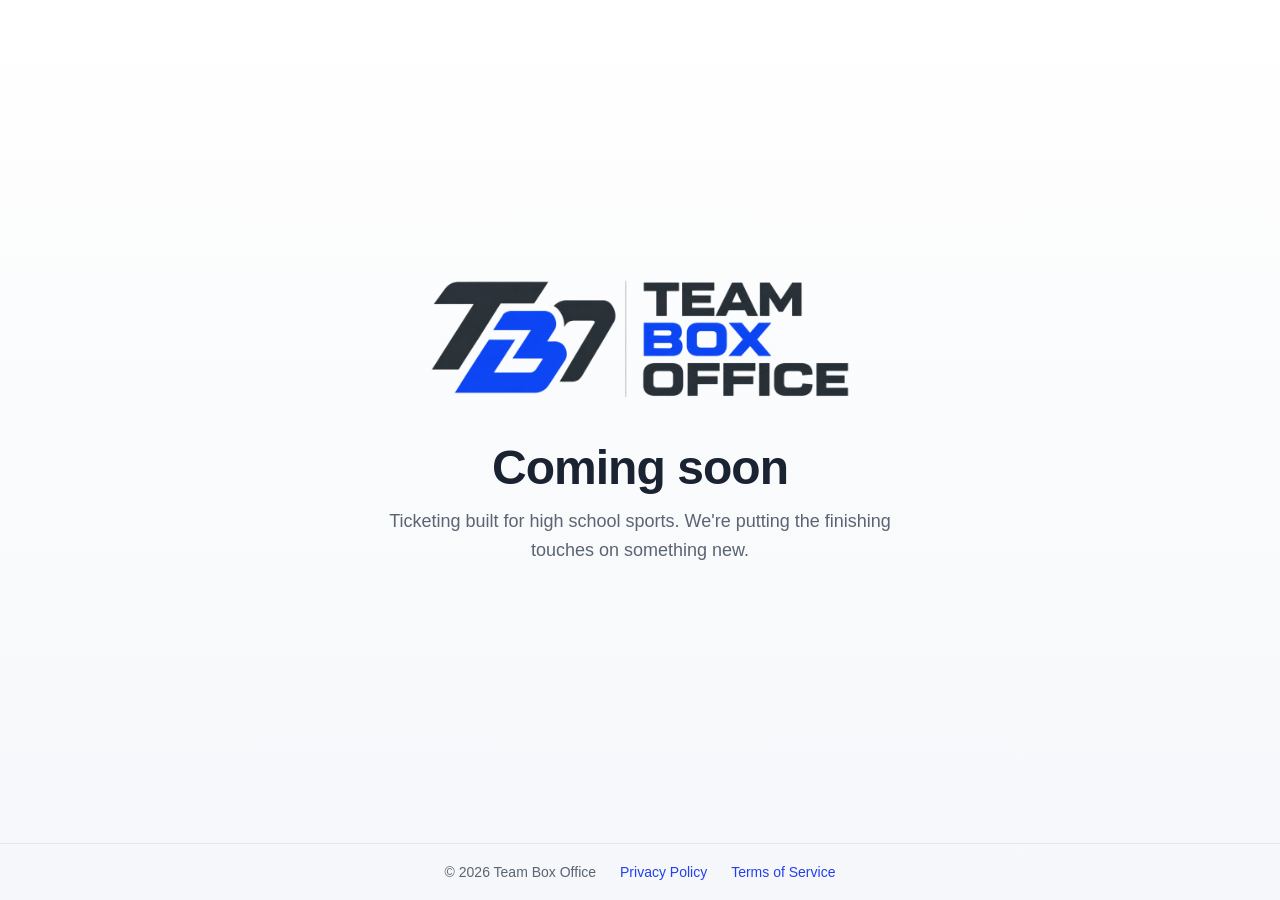
<file: index.html>
<!doctype html>
<html lang="en">
  <head>
    <meta charset="utf-8" />
    <meta name="viewport" content="width=device-width, initial-scale=1" />
    <title>Team Box Office — Coming Soon</title>
    <meta name="description" content="Team Box Office — ticketing built for high school sports. Coming soon." />
    <style>
      :root {
        --color-ink: #1a2332;
        --color-accent: #2240f0;
        --color-accent-hover: #1a35cc;
        --color-bg: #ffffff;
        --color-bg-soft: #f5f7fa;
        --color-muted: #5a6472;
        --color-border: #e3e8ef;
        --font-sans: -apple-system, BlinkMacSystemFont, "Segoe UI", Roboto,
          "Helvetica Neue", Arial, sans-serif;
      }
      * { box-sizing: border-box; }
      html, body { height: 100%; margin: 0; }
      body {
        font-family: var(--font-sans);
        color: var(--color-ink);
        background: linear-gradient(180deg, var(--color-bg) 0%, var(--color-bg-soft) 100%);
        display: flex;
        flex-direction: column;
        -webkit-font-smoothing: antialiased;
      }
      main {
        flex: 1;
        display: flex;
        flex-direction: column;
        align-items: center;
        justify-content: center;
        text-align: center;
        padding: 48px 16px;
      }
      .logo {
        width: 100%;
        max-width: 420px;
        height: auto;
        margin-bottom: 40px;
      }
      h1 {
        font-size: clamp(2rem, 5vw, 3rem);
        letter-spacing: -0.02em;
        margin: 0 0 12px;
      }
      p {
        color: var(--color-muted);
        font-size: 1.125rem;
        line-height: 1.6;
        max-width: 32rem;
        margin: 0;
      }
      footer {
        border-top: 1px solid var(--color-border);
        padding: 20px 16px;
        display: flex;
        flex-wrap: wrap;
        justify-content: center;
        gap: 8px 24px;
        font-size: 0.875rem;
        color: var(--color-muted);
      }
      footer a {
        color: var(--color-accent);
        text-decoration: none;
      }
      footer a:hover { color: var(--color-accent-hover); text-decoration: underline; }
    </style>
  </head>
  <body>
    <main>
      <img class="logo" src="assets/logo.webp" alt="Team Box Office" width="2000" height="580" />
      <h1>Coming soon</h1>
      <p>Ticketing built for high school sports. We're putting the finishing touches on something new.</p>
    </main>
    <footer>
      <span>&copy; <span id="year">2026</span> Team Box Office</span>
      <a href="TBO_Privacy_Policy.pdf">Privacy Policy</a>
      <a href="TBO_Terms_of_Service.pdf">Terms of Service</a>
    </footer>
    <script>document.getElementById("year").textContent = new Date().getFullYear();</script>
  </body>
</html>
</file>
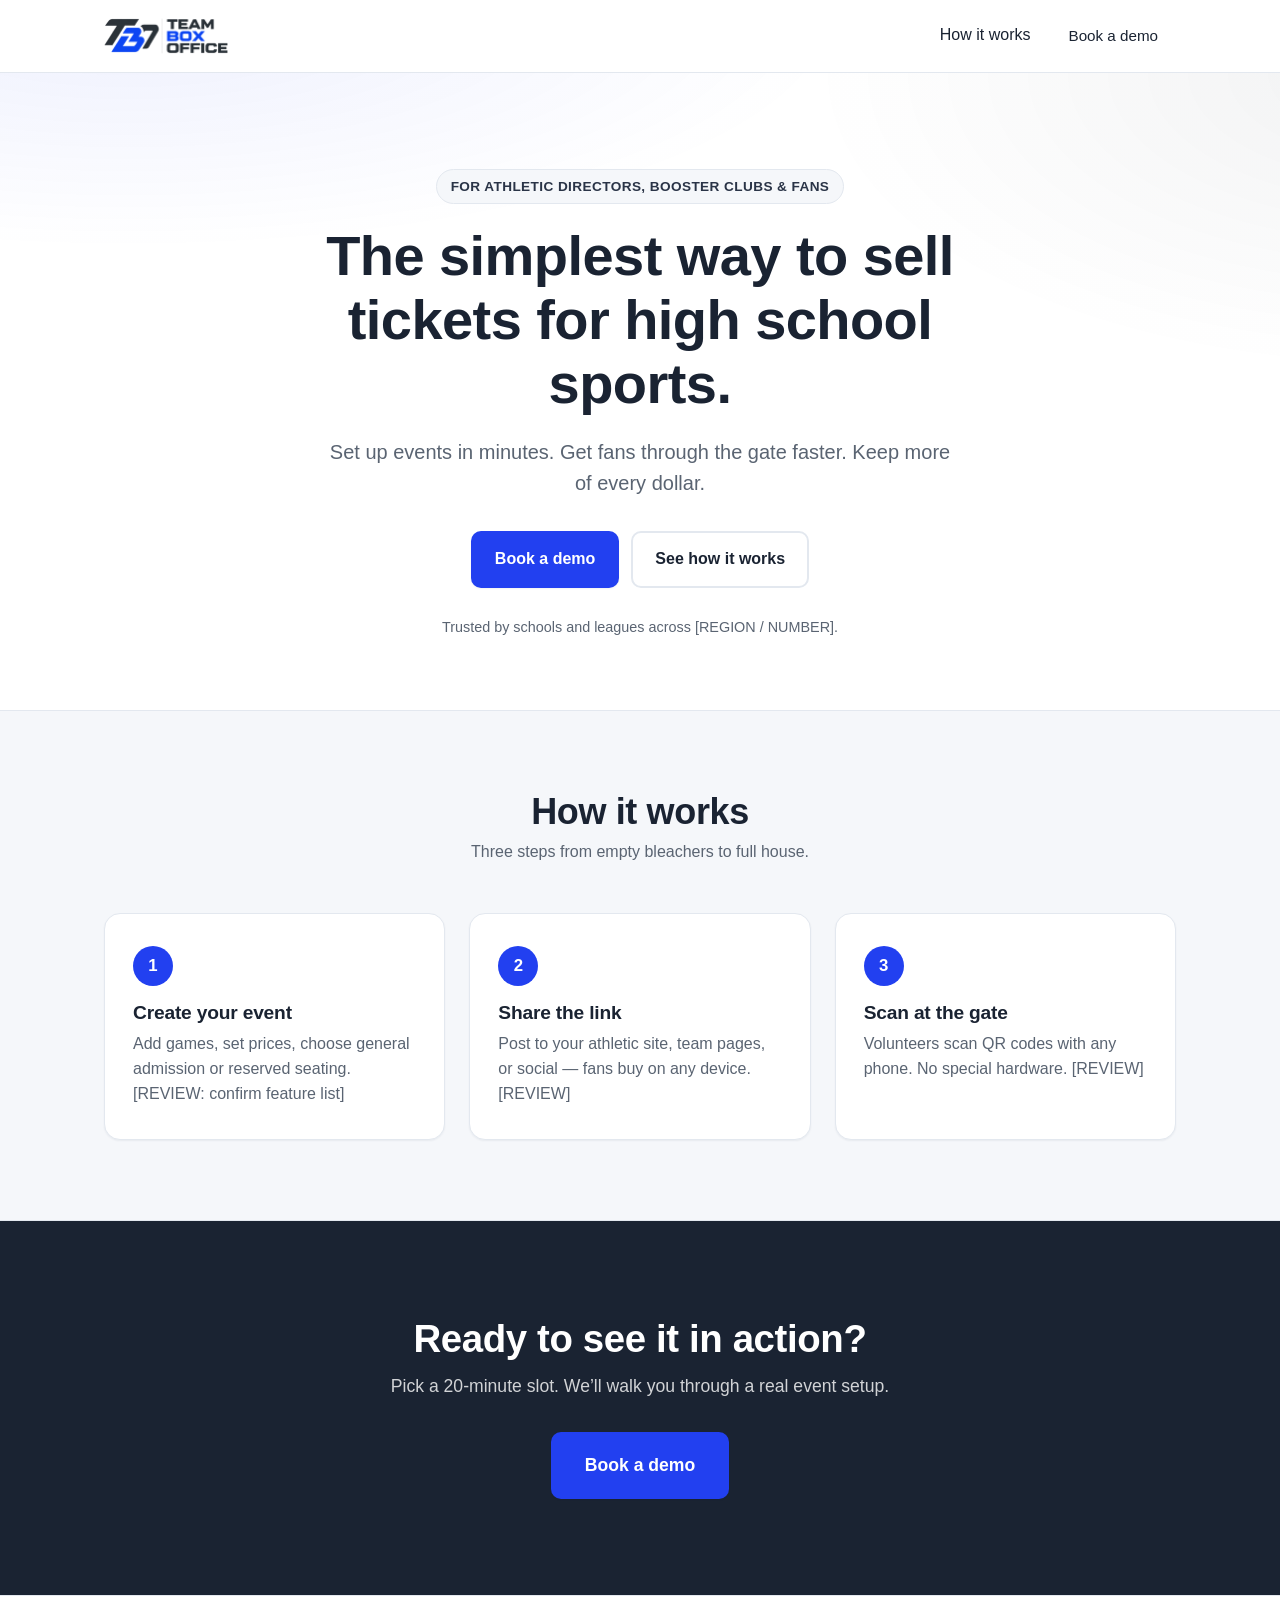
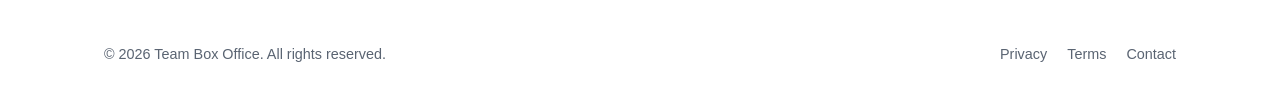
<file: landing.html>
<!doctype html>
<html lang="en">
  <head>
    <meta charset="utf-8" />
    <meta name="viewport" content="width=device-width, initial-scale=1" />
    <title>Team Box Office — Ticketing built for high school sports</title>
    <!-- [REVIEW] tagline is invented; brand name is confirmed -->
    <meta
      name="description"
      content="Sell tickets, scan at the gate, and keep more of every dollar. Built for athletic directors, booster clubs, and the fans who show up."
    />
    <!-- [REVIEW] meta description invented -->
    <style>
      /* ============================================================
         TBO landing page — styles
         The big knobs live in :root below. Change colors or spacing
         there and the whole page updates.
         ============================================================ */

      :root {
        /* Team Box Office brand palette — pulled from the logo. */
        --color-ink: #1a2332;       /* charcoal navy (TBO dark) */
        --color-ink-soft: #2a3447;
        --color-accent: #2240f0;    /* TBO brand blue — buttons & highlights */
        --color-accent-hover: #1a35cc;
        --color-bg: #ffffff;
        --color-bg-soft: #f5f7fa;   /* section backgrounds */
        --color-text: #1a1a1a;
        --color-muted: #5a6472;
        --color-border: #e3e8ef;

        --font-sans: -apple-system, BlinkMacSystemFont, "Segoe UI", Roboto,
          "Helvetica Neue", Arial, sans-serif;

        --container-max: 1120px;
        --radius: 10px;
        --radius-lg: 16px;
        --shadow-sm: 0 1px 2px rgba(10, 37, 64, 0.06);
        --shadow-md: 0 8px 24px rgba(10, 37, 64, 0.08);
      }

      /* ---------- Base ---------- */
      *,
      *::before,
      *::after { box-sizing: border-box; }

      html { scroll-behavior: smooth; }

      body {
        margin: 0;
        font-family: var(--font-sans);
        color: var(--color-text);
        background: var(--color-bg);
        line-height: 1.55;
        -webkit-font-smoothing: antialiased;
      }

      a { color: var(--color-ink); text-decoration: none; }
      a:hover { text-decoration: underline; }

      h1, h2, h3 {
        color: var(--color-ink);
        line-height: 1.15;
        margin: 0 0 0.5em;
        letter-spacing: -0.01em;
      }

      .container {
        max-width: var(--container-max);
        margin: 0 auto;
        padding: 0 24px;
      }

      /* ---------- Buttons ---------- */
      .btn {
        display: inline-block;
        padding: 14px 22px;
        border-radius: var(--radius);
        font-weight: 600;
        font-size: 1rem;
        text-decoration: none;
        transition: background-color 0.15s ease, transform 0.05s ease,
          box-shadow 0.15s ease;
        border: 2px solid transparent;
        cursor: pointer;
      }
      .btn:hover { text-decoration: none; }

      .btn--primary {
        background: var(--color-accent);
        color: #fff;
        box-shadow: var(--shadow-sm);
      }
      .btn--primary:hover { background: var(--color-accent-hover); }

      .btn--ghost {
        background: transparent;
        color: var(--color-ink);
        border-color: var(--color-border);
      }
      .btn--ghost:hover { background: var(--color-bg-soft); }

      .btn--small { padding: 8px 16px; font-size: 0.95rem; }
      .btn--large { padding: 18px 32px; font-size: 1.1rem; }

      /* ---------- Header ---------- */
      .site-header {
        position: sticky;
        top: 0;
        background: rgba(255, 255, 255, 0.92);
        backdrop-filter: saturate(180%) blur(8px);
        border-bottom: 1px solid var(--color-border);
        z-index: 10;
      }
      .site-header__inner {
        display: flex;
        align-items: center;
        justify-content: space-between;
        padding-top: 14px;
        padding-bottom: 14px;
      }
      .brand {
        display: inline-flex;
        align-items: center;
        gap: 10px;
        font-weight: 700;
        color: var(--color-ink);
      }
      .brand:hover { text-decoration: none; }
      .brand__logo {
        display: block;
        height: 36px;
        width: auto;
      }

      .site-nav { display: flex; align-items: center; gap: 20px; }
      .site-nav a { color: var(--color-ink); font-weight: 500; }

      /* ---------- Hero ---------- */
      .hero {
        padding: 96px 0 72px;
        background:
          radial-gradient(1200px 400px at 10% -10%,
            rgba(34, 64, 240, 0.08), transparent 60%),
          radial-gradient(1000px 500px at 110% 0%,
            rgba(26, 35, 50, 0.06), transparent 60%),
          var(--color-bg);
      }
      .hero__inner { text-align: center; max-width: 820px; }

      .eyebrow {
        display: inline-block;
        margin: 0 0 20px;
        padding: 6px 14px;
        background: var(--color-bg-soft);
        color: var(--color-ink-soft);
        font-weight: 600;
        font-size: 0.85rem;
        letter-spacing: 0.03em;
        text-transform: uppercase;
        border-radius: 999px;
        border: 1px solid var(--color-border);
      }

      .hero__title {
        font-size: clamp(2rem, 5vw, 3.5rem);
        margin-bottom: 20px;
      }

      .hero__sub {
        font-size: clamp(1.05rem, 1.6vw, 1.25rem);
        color: var(--color-muted);
        max-width: 640px;
        margin: 0 auto 32px;
      }

      .hero__ctas {
        display: flex;
        flex-wrap: wrap;
        gap: 12px;
        justify-content: center;
        margin-bottom: 28px;
      }

      .hero__trust { color: var(--color-muted); font-size: 0.9rem; margin: 0; }

      /* ---------- How it works ---------- */
      .how {
        padding: 80px 0;
        background: var(--color-bg-soft);
        border-top: 1px solid var(--color-border);
        border-bottom: 1px solid var(--color-border);
      }
      .section-title {
        text-align: center;
        font-size: clamp(1.75rem, 3vw, 2.25rem);
        margin-bottom: 8px;
      }
      .section-sub {
        text-align: center;
        color: var(--color-muted);
        margin: 0 auto 48px;
        max-width: 540px;
      }
      .steps {
        list-style: none;
        padding: 0;
        margin: 0;
        display: grid;
        grid-template-columns: repeat(3, 1fr);
        gap: 24px;
      }
      .step {
        background: #fff;
        padding: 32px 28px;
        border-radius: var(--radius-lg);
        border: 1px solid var(--color-border);
        box-shadow: var(--shadow-sm);
      }
      .step__num {
        display: inline-grid;
        place-items: center;
        width: 40px;
        height: 40px;
        border-radius: 50%;
        background: var(--color-accent);
        color: #fff;
        font-weight: 800;
        font-size: 1.05rem;
        margin-bottom: 16px;
      }
      .step__title { font-size: 1.2rem; margin-bottom: 8px; }
      .step__body { color: var(--color-muted); margin: 0; }

      /* ---------- CTA ---------- */
      .cta {
        padding: 96px 0;
        background: var(--color-ink);
        color: #fff;
        text-align: center;
      }
      .cta__title {
        color: #fff;
        font-size: clamp(1.75rem, 3vw, 2.5rem);
        margin-bottom: 12px;
      }
      .cta__sub {
        color: rgba(255, 255, 255, 0.8);
        margin: 0 auto 32px;
        max-width: 540px;
        font-size: 1.1rem;
      }

      /* ---------- Footer ---------- */
      .site-footer {
        padding: 32px 0;
        border-top: 1px solid var(--color-border);
        color: var(--color-muted);
        font-size: 0.9rem;
      }
      .site-footer__inner {
        display: flex;
        flex-wrap: wrap;
        gap: 16px;
        align-items: center;
        justify-content: space-between;
      }
      .site-footer nav { display: flex; gap: 20px; }
      .site-footer a { color: var(--color-muted); }

      /* ---------- Mobile ---------- */
      @media (max-width: 720px) {
        .hero { padding: 64px 0 48px; }
        .how, .cta { padding: 64px 0; }
        .steps { grid-template-columns: 1fr; }
        .site-nav a:not(.btn) { display: none; }
      }
    </style>
  </head>
  <body>
    <header class="site-header">
      <div class="container site-header__inner">
        <a class="brand" href="#" aria-label="Team Box Office — home">
          <img src="[data-uri]" alt="Team Box Office" class="brand__logo" />
        </a>
        <nav class="site-nav" aria-label="Primary">
          <a href="#how-it-works">How it works</a>
          <a href="#demo" class="btn btn--small">Book a demo</a>
        </nav>
      </div>
    </header>

    <main>
      <!-- HERO -->
      <section class="hero">
        <div class="container hero__inner">
          <p class="eyebrow">For athletic directors, booster clubs &amp; fans</p>
          <h1 class="hero__title">
            The simplest way to sell tickets for high school sports.
          </h1>
          <!-- [REVIEW] headline invented -->
          <p class="hero__sub">
            Set up events in minutes. Get fans through the gate faster.
            Keep more of every dollar.
          </p>
          <!-- [REVIEW] subhead invented; swap for your real differentiator -->
          <div class="hero__ctas">
            <a href="#demo" class="btn btn--primary">Book a demo</a>
            <a href="#how-it-works" class="btn btn--ghost">See how it works</a>
          </div>
          <p class="hero__trust">
            Trusted by schools and leagues across [REGION / NUMBER].
          </p>
          <!-- [REVIEW] social proof invented; replace with a real stat or remove -->
        </div>
      </section>

      <!-- HOW IT WORKS -->
      <section id="how-it-works" class="how">
        <div class="container">
          <h2 class="section-title">How it works</h2>
          <p class="section-sub">
            Three steps from empty bleachers to full house.
          </p>
          <!-- [REVIEW] section subtitle invented -->
          <ol class="steps">
            <li class="step">
              <div class="step__num">1</div>
              <h3 class="step__title">Create your event</h3>
              <p class="step__body">
                Add games, set prices, choose general admission or reserved
                seating. [REVIEW: confirm feature list]
              </p>
            </li>
            <li class="step">
              <div class="step__num">2</div>
              <h3 class="step__title">Share the link</h3>
              <p class="step__body">
                Post to your athletic site, team pages, or social — fans buy
                on any device. [REVIEW]
              </p>
            </li>
            <li class="step">
              <div class="step__num">3</div>
              <h3 class="step__title">Scan at the gate</h3>
              <p class="step__body">
                Volunteers scan QR codes with any phone. No special hardware.
                [REVIEW]
              </p>
            </li>
          </ol>
        </div>
      </section>

      <!-- CTA -->
      <section id="demo" class="cta">
        <div class="container cta__inner">
          <h2 class="cta__title">Ready to see it in action?</h2>
          <p class="cta__sub">
            Pick a 20-minute slot. We&rsquo;ll walk you through a real event
            setup.
          </p>
          <!-- [REVIEW] CTA copy invented -->
          <a href="mailto:hello@example.com" class="btn btn--primary btn--large">
            Book a demo
          </a>
          <!-- [REVIEW] placeholder email — swap for your real contact or Calendly link -->
        </div>
      </section>
    </main>

    <footer class="site-footer">
      <div class="container site-footer__inner">
        <p>&copy; <span id="year"></span> Team Box Office. All rights reserved.</p>
        <nav aria-label="Footer">
          <a href="#">Privacy</a>
          <a href="#">Terms</a>
          <a href="mailto:hello@example.com">Contact</a>
          <!-- [REVIEW] footer links are placeholders -->
        </nav>
      </div>
    </footer>

    <script>
      document.getElementById('year').textContent = new Date().getFullYear();
    </script>
  </body>
</html>
</file>
